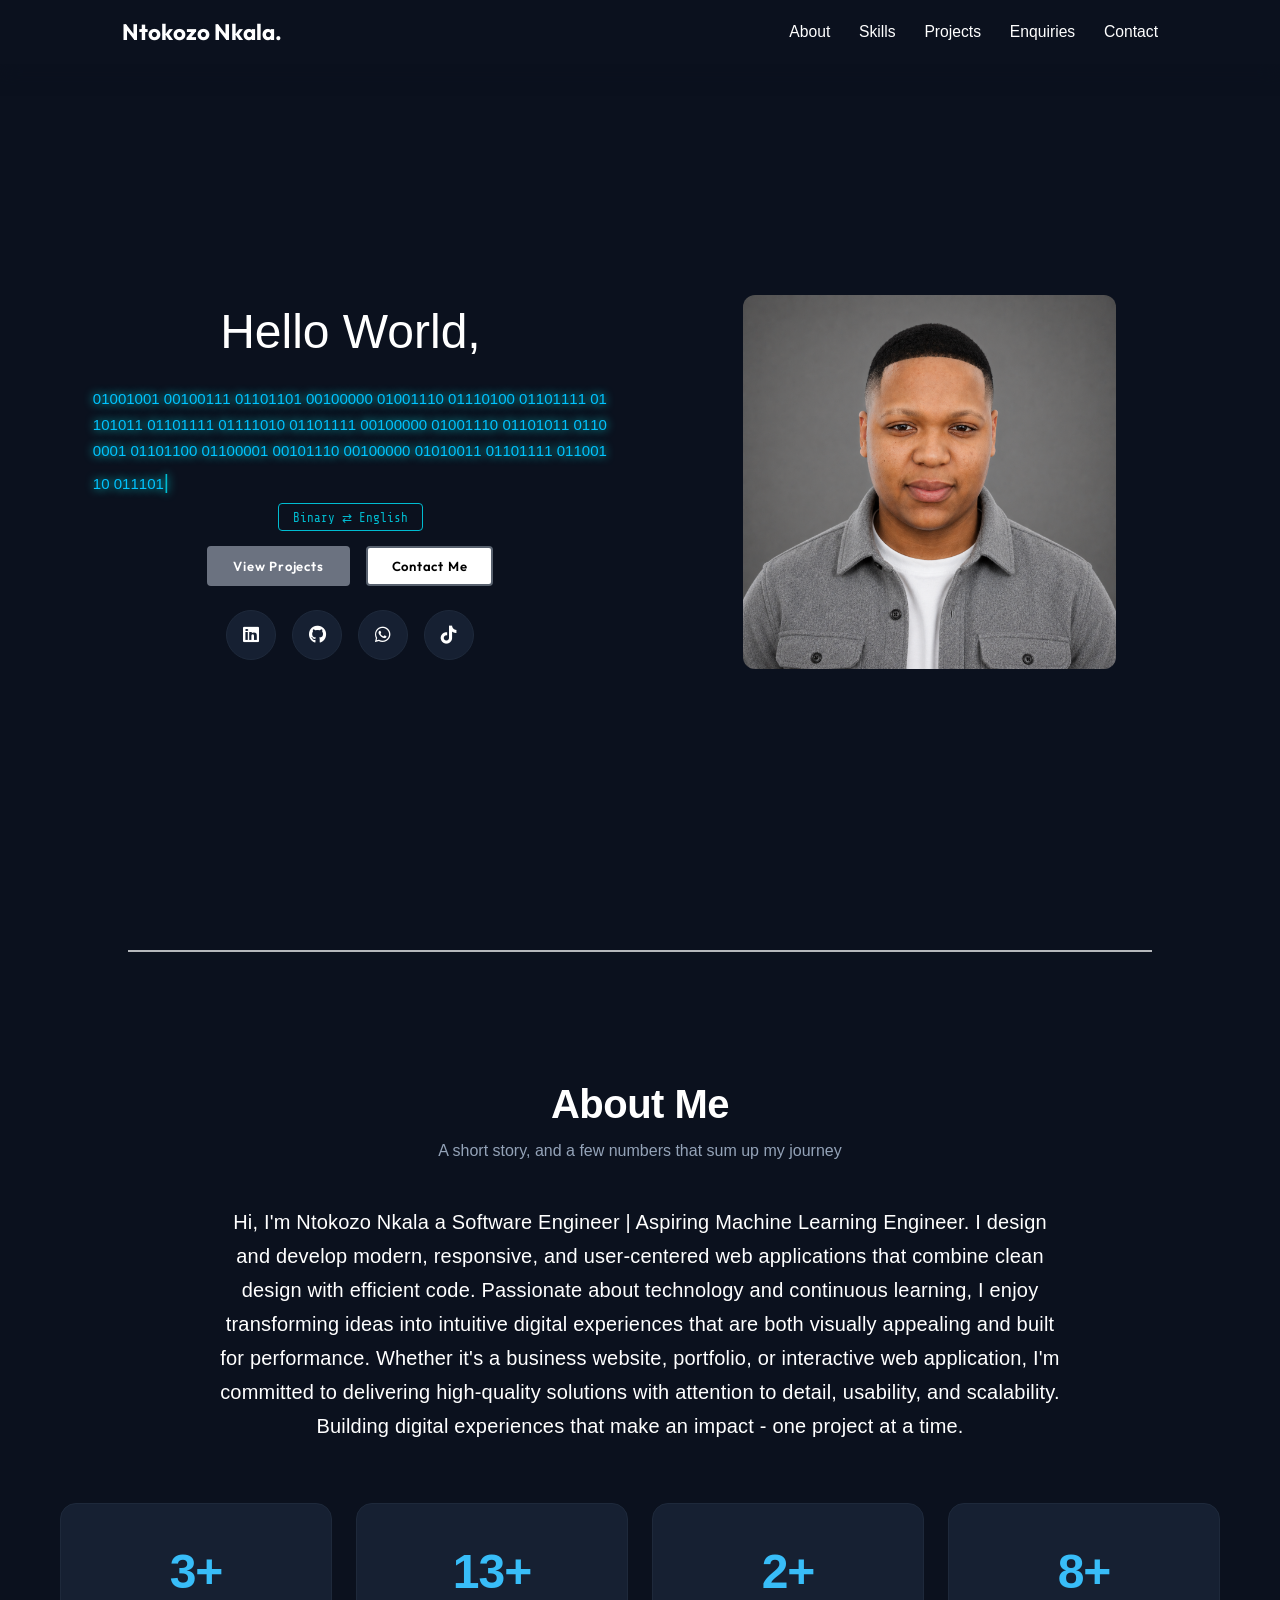
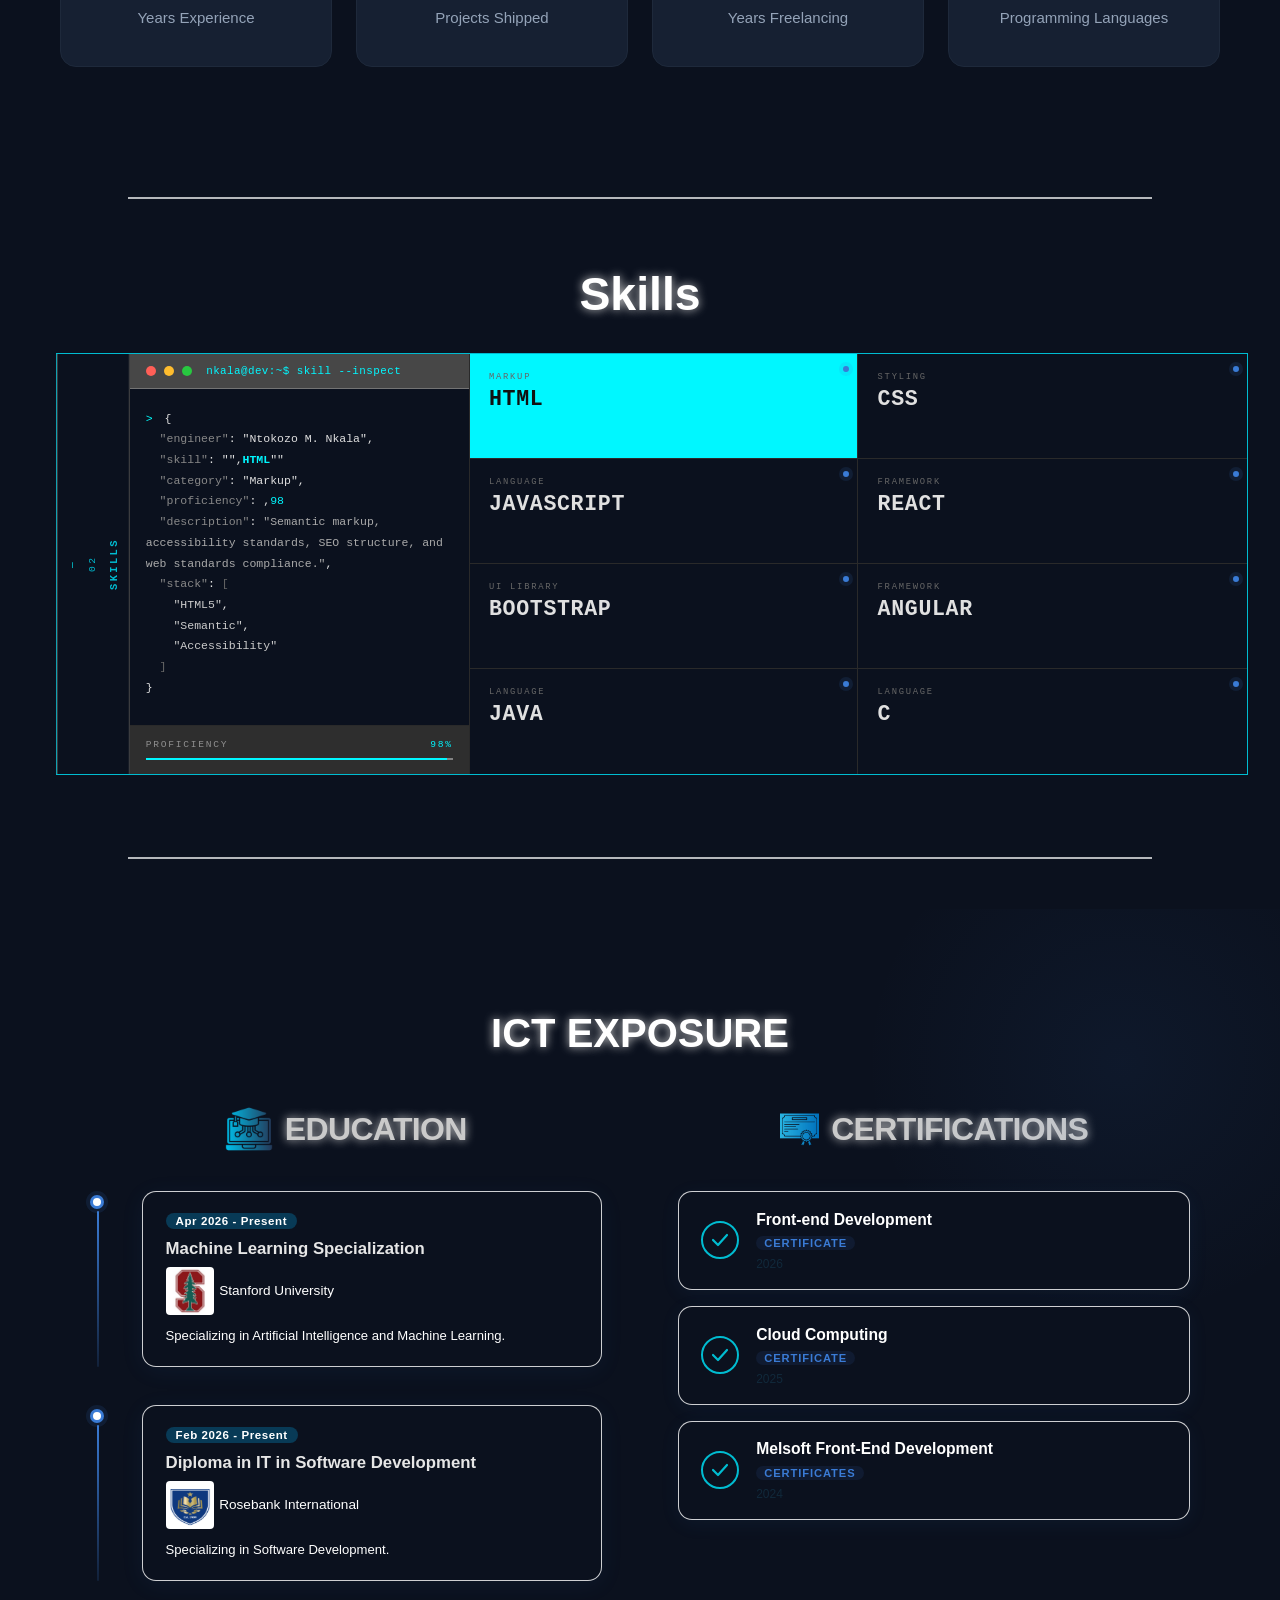
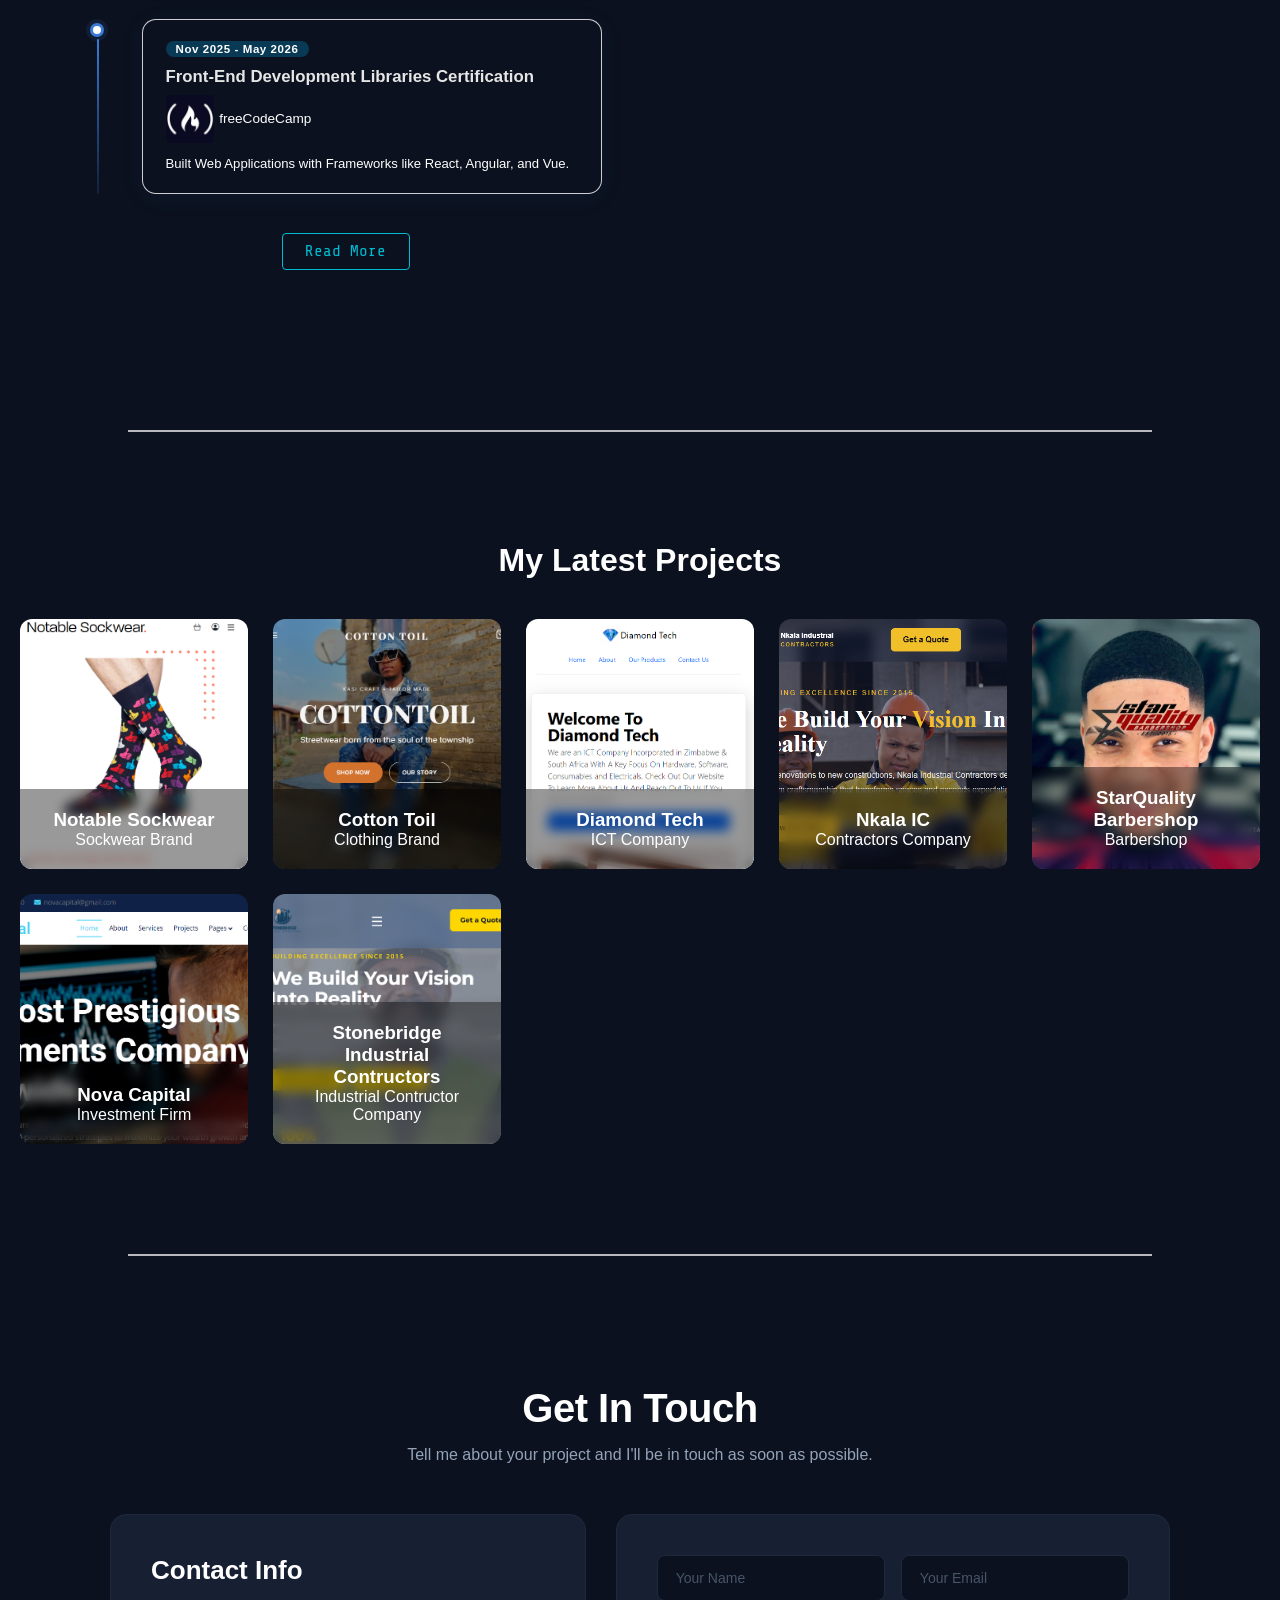
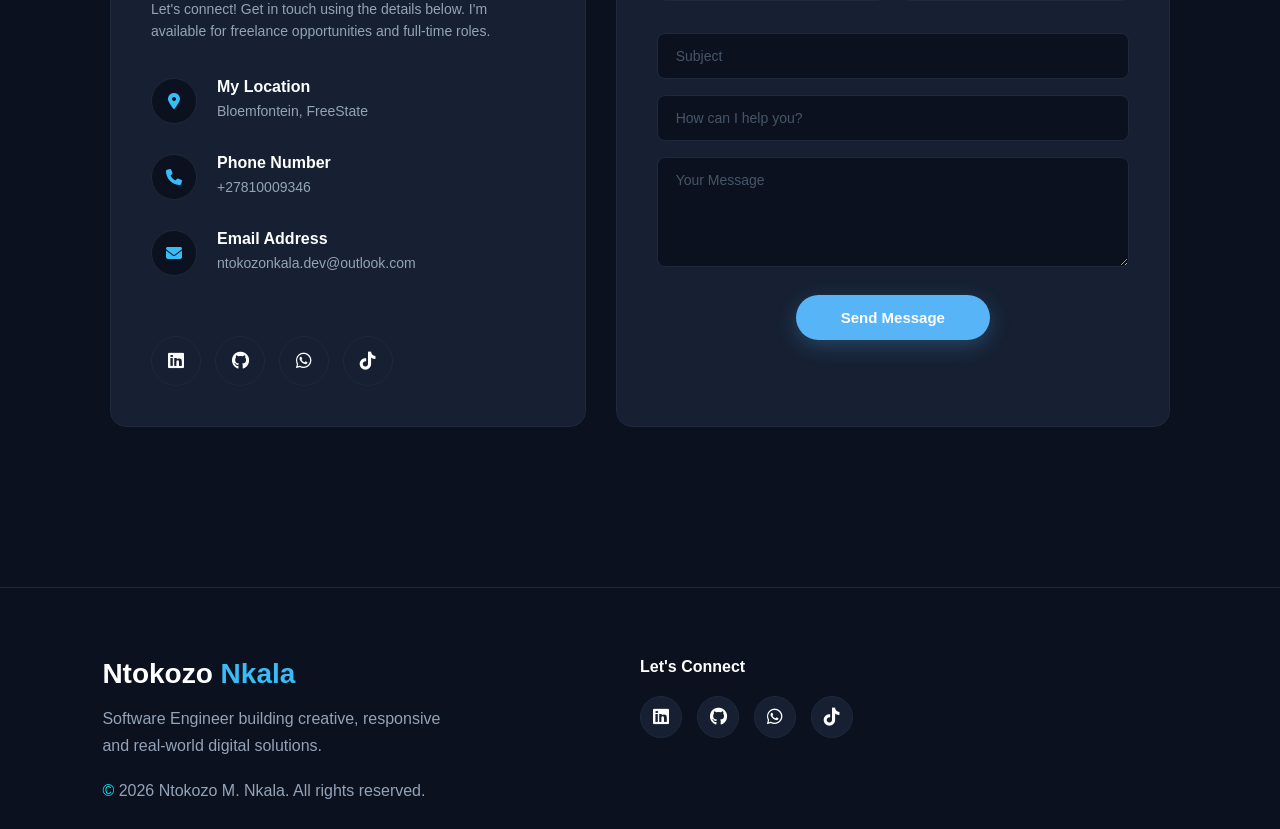
<file: index.html>
<!--
=========================================================
Portfolio Website
Author: Ntokozo M. Nkala

Copyright © 2026 Ntokozo M. Nkala
All Rights Reserved.

Unauthorized copying, modification,
distribution or commercial use of
this software or any portion of it
is strictly prohibited.
=========================================================
-->

<!DOCTYPE html>
<html lang="en">
<head>
  <meta charset="UTF-8" />
  <meta name="viewport" content="width=device-width, initial-scale=1.0">
  <meta name="author" content="Ntokozo M. Nkala">
  <meta name="copyright" content="Copyright © 2026 Ntokozo M. Nkala. All Rights Reserved.">
  <meta name="description" content="Portfolio of Ntokozo M. Nkala, a Software Engineer and Front-End Developer.">
  <link rel="icon" type="image/png" href="pictures/logos/Copilot_20260501_060449.png" />
  <title>Ntokozo Nkala | Software Engineer</title>
  <link rel="stylesheet" href="stylesheet.css" />
  <link rel="preconnect" href="https://fonts.googleapis.com" />
  <link rel="preconnect" href="https://fonts.gstatic.com" crossorigin />
  <link rel="preconnect" href="https://fontawesome.com/icons/font?f=classic&amp;s=light" />
  <link rel="stylesheet" href="https://cdnjs.cloudflare.com/ajax/libs/font-awesome/6.4.0/css/all.min.css">
  <link href="https://fonts.googleapis.com/css2?family=Share+Tech+Mono&amp;family=Outfit:wght@400;500;600;700&amp;display=swap" rel="stylesheet" />
  <meta name="google-site-verification" content="EbvG3SrpWPlAxGZegP3QocnULfI7ptKSBmIp9atRJFk" />
</head>

<body>
  <header class="glass-nav" id="navbar">
    <div class="nav-inner">
      <a class="nav-brand">Ntokozo Nkala.</a>

      <button class="hamburger" id="hamburger" aria-label="Toggle menu">
        <span></span><span></span><span></span>
      </button>

      <nav class="nav-links" id="navLinks">
        <a href="#about">About</a>
        <a href="#skills">Skills</a>
        <a href="#projects">Projects</a>
        <a href="#inquiries">Enquiries</a>
        <a href="#contact">Contact</a>
      </nav>
    </div>
  </header>

  <section class="hero" id="about">
    <div class="hero-content">
      <div class="hero-text">
        <h1 class="hello">Hello World,</h1>
        <div class="binary-area">
          <span id="codeOutput"></span><span class="cursor" id="cursor">|</span>
        </div>

        <button class="toggle-btn" id="toggleBtn">Binary ⇄ English</button>

        <div class="hero-cta">
          <a href="#projects" class="btn btn-primary">View Projects</a>
          <a href="#contact" class="btn btn-outline">Contact Me</a>
        </div>

        <div class="social-links-row">
          <a href="https://www.linkedin.com/in/ntokozo-m-nkala-448bb6302/" target="_blank" class="social-icon-btn" aria-label="LinkedIn">
            <i class="fa-brands fa-linkedin"></i>
          </a>
          <a href="https://github.com/Ntokozo-Nkala" target="_blank" class="social-icon-btn" aria-label="GitHub">
            <i class="fa-brands fa-github"></i>
          </a>
          
          <a href="https://wa.me/27810009346?text=Hi%20Ntokozo,%20I'd%20like%20to%20discuss%20a%20project!" target="_blank" class="social-icon-btn" aria-label="WhatsApp">
                <i class="fa-brands fa-whatsapp"></i>
                </a>

          <a href="#" target="_blank" class="social-icon-btn" aria-label="TikTok">
            <i class="fa-brands fa-tiktok"></i>
          </a>

          
        </div>
      </div>

      <div class="hero-photo">
        <img src="pictures/grey-shacket.png" alt="Ntokozo Nkala" />
      </div>
    </div>
  </section>

  <div class="section-divider"></div>

  <section class="about-section">
    <div class="about-container">
      <div class="about-section-header">
        <h2>About Me</h2>
        <p>A short story, and a few numbers that sum up my journey</p>
      </div>

      <div class="about-bio">
        <p>Hi, I'm Ntokozo Nkala a Software Engineer | Aspiring Machine Learning Engineer. I design and develop modern, responsive, and user-centered web applications that combine clean design with efficient code. Passionate about technology and continuous learning, I enjoy transforming ideas into intuitive digital experiences that are both visually appealing and built for performance. Whether it's a business website, portfolio, or interactive web application, I'm committed to delivering high-quality solutions with attention to detail, usability, and scalability.
           Building digital experiences that make an impact - one project at a time.</p>
      </div>

      <div class="about-stats-grid">
        <div class="about-stat-card">
          <h3>3+</h3>
          <p>Years Experience</p>
        </div>
        <div class="about-stat-card">
          <h3>13+</h3>
          <p>Projects Shipped</p>
        </div>
        <div class="about-stat-card">
          <h3>2+</h3>
          <p>Years Freelancing</p>
        </div>
        <div class="about-stat-card">
          <h3>8+</h3>
          <p>Programming Languages</p>
        </div>
      </div>
    </div>
  </section>

  <div class="section-divider"></div><br>

      <!-- ── PROGRAMMING LANGUAGES ───────────────────────────────── -->
    <h2 class="skills-heading">Skills</h2>
    <section class="skills-section" id="skills">
  <div class="sk-shell">
 
    <div class="sk-vlabel">
      <span class="vl-dash">—</span>
      <span>02</span>
      <span class="vl-title">SKILLS</span>
    </div>
 
    <div class="sk-body">
 
      <div class="sk-inspector">
        <div class="sk-insp-header">
          <div class="win-dot r"></div>
          <div class="win-dot y"></div>
          <div class="win-dot g"></div>
          <span class="sk-prompt">nkala@dev:~$ skill --inspect</span>
        </div>
        <div class="sk-json" id="skJson"></div>
        <div class="sk-prof">
          <div class="sk-prof-label">
            <span>PROFICIENCY</span>
            <span class="pval" id="skProfVal">98%</span>
          </div>
          <div class="sk-prof-track">
            <div class="sk-prof-fill" id="skProfFill" style="width:98%"></div>
          </div>
        </div>
      </div>
      <div class="sk-grid" id="skGrid"></div>
 
    </div>
  </div>
</section>

  <div class="section-divider"></div>

  <!-- ── EDUCATION & CERTIFICATIONS ───────────────────────── -->
  <section class="edu-section" id="education">
    <h2 class="section-title">ICT EXPOSURE</h2>
    <div class="edu-wrap">
      <div class="edu-col">
        <div class="section-heading">
          <img class="e-learning-icon" src="pictures/logos/e-learning_14602461.png" alt="E-Learning">
          <h2>EDUCATION</h2>
        </div>

        <div class="timeline">
          <article class="timeline-card">
            <div class="card-dot"></div>
            <div class="card-line"></div>
            <div class="card-body">
              <div class="card-tag">Apr 2026 - Present</div>
              <h3 class="card-title">Machine Learning Specialization</h3>
              <div class="card-institution">
                <img class="education-logo" src="pictures/logos/stanford_university_logo.jpg" alt="">Stanford University
              </div>
              <p class="card-desc">Specializing in Artificial Intelligence and Machine Learning.</p>
            </div>
          </article>

          <article class="timeline-card">
            <div class="card-dot"></div>
            <div class="card-line"></div>
            <div class="card-body">
              <div class="card-tag">Feb 2026 - Present</div>
              <h3 class="card-title">Diploma in IT in Software Development</h3>
              <div class="card-institution">
                <img class="education-logo" src="pictures/logos/RI-LOGO.png" alt="">Rosebank International
              </div>
              <p class="card-desc">Specializing in Software Development.</p>
            </div>
          </article>

          <article class="timeline-card">
            <div class="card-dot"></div>
            <div class="card-line"></div>
            <div class="card-body">
              <div class="card-tag">Nov 2025 - May 2026</div>
              <h3 class="card-title">Front-End Development Libraries Certification</h3>
              <div class="card-institution">
                <img class="education-logo" src="pictures/logos/free_code_camp_logo.jpg" alt="">freeCodeCamp
              </div>
              <p class="card-desc">Built Web Applications with Frameworks like React, Angular, and Vue.</p>
            </div>
          </article>

          <div class="extra-edu hidden">
            <article class="timeline-card">
              <div class="card-dot"></div>
              <div class="card-line"></div>
              <div class="card-body">
                <div class="card-tag">Jul 2025 - Feb 2026</div>
                <h3 class="card-title">HarvardX CS50 Introduction to Computer Science</h3>
                <div class="card-institution">
                  <img class="education-logo" src="pictures/logos/Harvard-University.jpg" alt="">Harvard University
                </div>
                <p class="card-desc">An Introduction to the Intellectual Enterprises of Computer Science and the art of Programming.</p>
              </div>
            </article>

            <article class="timeline-card">
              <div class="card-dot"></div>
              <div class="card-line"></div>
              <div class="card-body">
                <div class="card-tag">Jul 2025 - Jul 2025</div>
                <h3 class="card-title">Cloud Computing</h3>
                <div class="card-institution">
                  <img class="education-logo" src="pictures/logos/Huawei-Ict-Academy.jpg" alt="">Huawei ICT Academy
                </div>
                <p class="card-desc">Development and Basic Concepts of Cloud Computing.</p>
              </div>
            </article>

            <article class="timeline-card">
              <div class="card-dot"></div>
              <div class="card-line"></div>
              <div class="card-body">
                <div class="card-tag">Mar 2025 - Apr 2025</div>
                <h3 class="card-title">UI/UX Design</h3>
                <div class="card-institution">
                  <img class="education-logo" src="pictures/logos/melsoftza_logo.jpg" alt="">Melsoft Academy
                </div>
                <p class="card-desc">User Interface Design • User Experience Design • Mobile Interface Design.</p>
              </div>
            </article>

            <article class="timeline-card">
              <div class="card-dot"></div>
              <div class="card-line"></div>
              <div class="card-body">
                <div class="card-tag">Feb 2024 - Jul 2024</div>
                <h3 class="card-title">Front-End Development</h3>
                <div class="card-institution">
                  <img class="education-logo" src="pictures/logos/melsoftza_logo.jpg" alt="">Melsoft Academy
                </div>
                <p class="card-desc">Building Web Pages with Front-End Languages.</p>
              </div>
            </article>
          </div>
          <button class="edu-toggle-btn" id="eduToggle">Read More</button>
        </div>
      </div>

      <!-- ── CERTIFICATIONS ───────────────────────────── -->
      <div class="edu-col">
        <div class="section-heading">
          <img class="certificate-icon" src="pictures/logos/certificate_4450549.png" alt="Certificates">
          <h2>CERTIFICATIONS</h2>
        </div>

        <div class="cert-list">
          <article class="cert-card">
            <div class="cert-badge">
              <svg viewBox="0 0 40 40" fill="none" xmlns="http://www.w3.org/2000/svg">
                <circle cx="20" cy="20" r="18" stroke="#00bcd1" stroke-width="2"/>
                <path d="M13 20l5 5 9-10" stroke="#00bcd1" stroke-width="2.2" stroke-linecap="round" stroke-linejoin="round"/>
              </svg>
            </div>
            <div class="cert-info">
              <h3 class="cert-title">Front-end Development</h3>
              <span class="cert-level">Certificate</span>
              <div class="cert-year">2026</div>
            </div>
            <div class="cert-stripe"></div>
          </article>

          <article class="cert-card">
            <div class="cert-badge">
              <svg viewBox="0 0 40 40" fill="none" xmlns="http://www.w3.org/2000/svg">
                <circle cx="20" cy="20" r="18" stroke="#00bcd1" stroke-width="2"/>
                <path d="M13 20l5 5 9-10" stroke="#00bcd1" stroke-width="2.2" stroke-linecap="round" stroke-linejoin="round"/>
              </svg>
            </div>
            <div class="cert-info">
              <h3 class="cert-title">Cloud Computing</h3>
              <span class="cert-level">Certificate</span>
              <div class="cert-year">2025</div>
            </div>
            <div class="cert-stripe"></div>
          </article>

          <article class="cert-card">
            <div class="cert-badge">
              <svg viewBox="0 0 40 40" fill="none" xmlns="http://www.w3.org/2000/svg">
                <circle cx="20" cy="20" r="18" stroke="#00bcd1" stroke-width="2"/>
                <path d="M13 20l5 5 9-10" stroke="#00bcd1" stroke-width="2.2" stroke-linecap="round" stroke-linejoin="round"/>
              </svg>
            </div>
            <div class="cert-info">
              <h3 class="cert-title">Melsoft Front-End Development</h3>
              <span class="cert-level">Certificates</span>
              <div class="cert-year">2024</div>
            </div>
            <div class="cert-stripe"></div>
          </article>
        </div>
      </div>
    </div>
  </section>

  <div class="section-divider"></div>

  <!-- ── PROJECTS ───────────────────────────── -->
  <section class="projects-section" id="projects">
    <h2 class="projects-title">My Latest Projects</h2>
    <div class="projects-grid">
      <a href="https://nn-notable-sockwear.netlify.app/" target="_blank" class="project-card">
        <img src="pictures/project-images/notable sockwear.png" alt="Notable Sockwear" />
        <div class="project-content">
          <h3>Notable Sockwear</h3>
          <p>Sockwear Brand</p>
        </div>
      </a>

      <a href="https://cotton-toil-website.netlify.app/" target="_blank" class="project-card">
        <img src="pictures/project-images/Cottontoil.png" alt="Cotton Toil" />
        <div class="project-content">
          <h3>Cotton Toil</h3>
          <p>Clothing Brand</p>
        </div>
      </a>

      <a href="https://nn-diamond-tech.netlify.app/" target="_blank" class="project-card">
        <img src="pictures/project-images/Diamond tech.png" alt="Diamond Tech" />
        <div class="project-content">
          <h3>Diamond Tech</h3>
          <p>ICT Company</p>
        </div>
      </a>

      <a href="https://nkala-industrial-contractors.netlify.app/" target="_blank" class="project-card">
        <img src="pictures/project-images/NIC-PROJECT-IMAGE.png" alt="Nkala IC" />
        <div class="project-content">
          <h3>Nkala IC</h3>
          <p>Contractors Company</p>
        </div>
      </a>
      

      <a href="https://starquality-barbershop-website.netlify.app/" target="_blank" class="project-card">
        <img src="pictures/project-images/starquality.png" alt="StarQuality Barbershop" />
        <div class="project-content">
          <h3>StarQuality Barbershop</h3>
          <p>Barbershop</p>
        </div>
      </a>

      <a href="https://nova-capital-investment.netlify.app/" target="_blank" class="project-card">
        <img src="pictures/project-images/nova-capital.png" alt="Nova Capital" />
        <div class="project-content">
          <h3>Nova Capital</h3>
          <p>Investment Firm</p>
        </div>
      </a>

      <a href="https://stonebridge-industrial-contractors.vercel.app/" target="_blank" class="project-card">
        <img src="pictures/project-images/Screenshot 2026-11-06 200623.png" alt="Stonebridge Industrial Contructors" />
        <div class="project-content">
          <h3>Stonebridge Industrial Contructors</h3>
          <p>Industrial Contructor Company</p>
        </div>
      </a>
    </div>
  </section>

  <div class="section-divider"></div>

  <!-- ── ENQUIRIES & CONTACT ───────────────────────────── -->
  <section class="contact-section" id="contact">
    <div class="contact-container" id="inquiries">
      <div class="contact-section-header">
        <h2>Get In Touch</h2>
        <p>Tell me about your project and I'll be in touch as soon as possible.</p>
      </div>

      <div class="contact-layout-split">
        <div class="contact-info-card">
          <div class="contact-info-header">
            <h3>Contact Info</h3>
            <p>Let's connect! Get in touch using the details below. I'm available for freelance opportunities and full-time roles.</p>
          </div>

          <div class="contact-info-list">
            <div class="contact-info-item">
              <div class="contact-icon-circle">
                <i class="fa-solid fa-location-dot"></i>
              </div>
              <div class="contact-info-text">
                <h4>My Location</h4>
                <p>Bloemfontein, FreeState</p>
              </div>
            </div>

            <div class="contact-info-item">
              <div class="contact-icon-circle">
                <i class="fa-solid fa-phone"></i>
              </div>
              <div class="contact-info-text">
                <h4>Phone Number</h4>
                <p>+27810009346</p>
              </div>
            </div>

            <div class="contact-info-item">
              <div class="contact-icon-circle">
                <i class="fa-solid fa-envelope"></i>
              </div>
              <div class="contact-info-text">
                <h4>Email Address</h4>
                <p>ntokozonkala.dev@outlook.com</p>
              </div>
            </div>
          </div>

          <div class="contact-social-links-row">
            <a href="https://www.linkedin.com/in/ntokozo-m-nkala-448bb6302/" target="_blank" class="social-icon-btn" aria-label="LinkedIn">
              <i class="fa-brands fa-linkedin"></i>
            </a>
            <a href="https://github.com/Ntokozo-Nkala" target="_blank" class="social-icon-btn" aria-label="GitHub">
              <i class="fa-brands fa-github"></i>
            </a>
               
            <a href="https://wa.me/27810009346?text=Hi%20Ntokozo,%20I'd%20like%20to%20discuss%20a%20project!" target="_blank" class="social-icon-btn" aria-label="WhatsApp">
                   <i class="fa-brands fa-whatsapp"></i>
                   </a> 

            <a href="#" target="_blank" class="social-icon-btn" aria-label="TikTok">
              <i class="fa-brands fa-tiktok"></i>
            </a>
          </div>
        </div>

        <div class="contact-form-card">
          <form action="https://formspree.io/f/mojovzje" method="POST" id="contactForm" novalidate>
            <div class="contact-form-row">
              <div class="contact-form-group">
                <input type="text" id="name" name="name" placeholder="Your Name" required>
              </div>
              <div class="contact-form-group">
                <input type="email" id="email" name="_replyto" placeholder="Your Email" required>
              </div>
            </div>

            <div class="contact-form-group">
              <input type="text" id="subject" name="subject" placeholder="Subject" required>
            </div>

            <div class="contact-form-group">
              <select id="service" name="service" required>
                <option value="" disabled selected>How can I help you?</option>
                <option value="new-web-application">Build a new web application</option>
                <option value="redesign-optimize">Re-design or optimize an existing website</option>
                <option value="networking-developers">General Networking / Other Developers</option>
              </select>
            </div>

            <div class="contact-form-group">
              <textarea id="message" name="message" rows="5" placeholder="Your Message" required></textarea>
            </div>
            <div class="contact-form-submit">
              <button type="submit" class="contact-btn-submit">Send Message</button>
            </div>
          </form>
        </div>
      </div>
    </div>
  </section>

  <footer class="footer">
    <div class="footer-container">
      <div class="footer-brand">
        <h2>
          Ntokozo <span>Nkala</span>
        </h2>
        <p>
          Software Engineer building creative, responsive and real-world digital solutions.
        </p>
      </div>

      <div class="footer-socials">
        <h3>Let's Connect</h3>
        <div class="footer-icons">
          <a href="https://www.linkedin.com/in/ntokozo-m-nkala-448bb6302/" class="social-icon-btn" aria-label="LinkedIn">
            <i class="fa-brands fa-linkedin"></i>
          </a>
          <a href="https://github.com/Ntokozo-Nkala" class="social-icon-btn" aria-label="GitHub">
            <i class="fa-brands fa-github"></i>
          </a>

        <a href="https://wa.me/27810009346?text=Hi%20Ntokozo,%20I'd%20like%20to%20discuss%20a%20project!" target="_blank" class="social-icon-btn" aria-label="WhatsApp">
              <i class="fa-brands fa-whatsapp"></i>
            </a>

          <a href="https://x.com" class="social-icon-btn" aria-label="TikTok">
            <i class="fa-brands fa-tiktok"></i>
          </a>
        </div>
      </div>
    </div>
    <br>
    <p>
    <a href="copyright.html" class="copyright-link">
        <span class="copyright-icon">©</span>
    </a>
    2026 Ntokozo M. Nkala. All rights reserved.
</p>
  </footer>
  <script type="application/ld+json">
{
  "@context": "https://schema.org",
  "@type": "Person",
  "name": "Ntokozo M. Nkala",
  "jobTitle": "Software Engineer",
  "url": "https://ntokozo-nkala-ict-portfolio.vercel.app/",
  "sameAs": [
    "https://www.linkedin.com/in/ntokozo-m-nkala-448bb6302/",
    "https://github.com/Ntokozo-Nkala"
  ]
}
</script>
  <script src="script.js"></script>
</body>
</html>
</file>
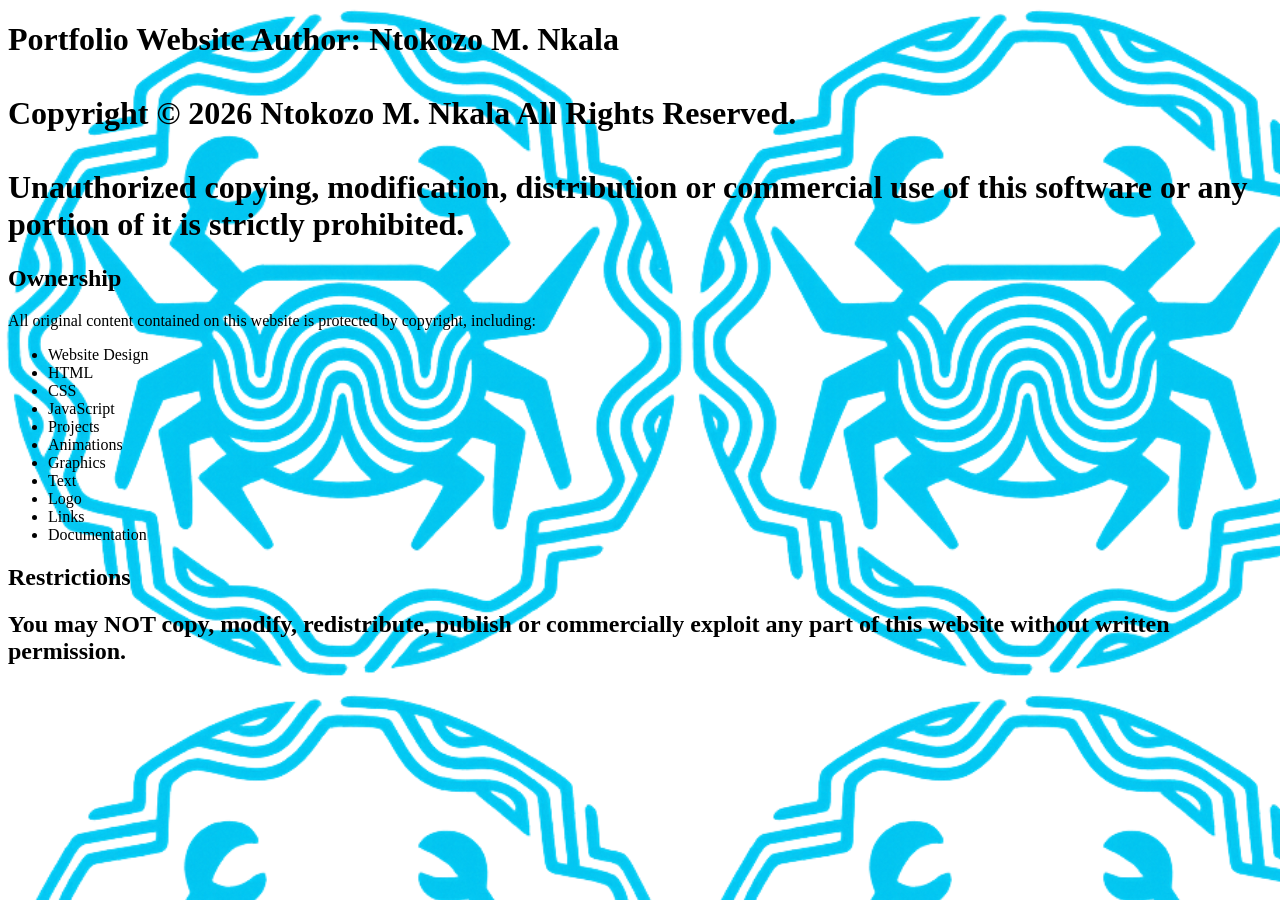
<file: copyright.html>
<!DOCTYPE html>
<html lang="en">
<head>
    <meta charset="UTF-8">
  <meta name="author" content="Ntokozo M. Nkala">
  <meta name="copyright" content="Copyright © 2026 Ntokozo M. Nkala. All Rights Reserved.">
  <meta name="description" content="Portfolio of Ntokozo M. Nkala, a Software Engineering student and Front-End Developer specializing in web development.">
  <link rel="icon" type="image/png" href="pictures/logos/Copilot_20260501_060449.png" />
    <meta name="viewport" content="width=device-width, initial-scale=1.0">
    <title>Copyright Notice</title>
</head>
<body style="background-image: url('pictures/logos/Copilot_20260501_060449.png'); background-size: contain;">
   <h1>Portfolio Website
Author: Ntokozo M. Nkala<br>
<br>
Copyright © 2026 Ntokozo M. Nkala
All Rights Reserved.
<br>
<br>
Unauthorized copying, modification, distribution or commercial use of this software or any portion of it
is strictly prohibited.</h1> 

<h2>Ownership</h2>

<p>
All original content contained on this website is protected by copyright,
including:
</p>

<ul>

<li>Website Design</li>

<li>HTML</li>

<li>CSS</li>

<li>JavaScript</li>

<li>Projects</li>

<li>Animations</li>

<li>Graphics</li>

<li>Text</li>

<li>Logo</li>

<li>Links</li>

<li>Documentation</li>

</ul>

<h2>Restrictions</h2>

<h2 style="font-weight: bolder;">
You may NOT copy, modify, redistribute, publish or commercially exploit
any part of this website without written permission.
</h2>
</body>
</html>
</file>
<file: stylesheet.css>
*, *::before, *::after { box-sizing: border-box; margin: 0; padding: 0; }

html { scroll-behavior: smooth; }

body {
  font-family: 'Classic', sans-serif;
  background:#0b111e;
  color: #ffffff;
  min-height: 100vh;
  overflow-x: hidden;
}
.section-divider {
  width: 80%;
  margin: 50px auto;
  border-bottom: 2px solid #ffffff;
  opacity: 0.7;
}

.glass-nav {
  position: fixed;
  top: 0; left: 0; right: 0;
  z-index: 100;
  height: 64px;
  background: #0b111e;
  backdrop-filter: blur(16px) saturate(150%);
  -webkit-backdrop-filter: blur(16px) saturate(150%);
  box-shadow: 0 2px 20px #0b111e;
  transition: background 0.3s ease, box-shadow 0.3s ease;
}

.glass-nav.scrolled {
  background:  #e2e2e238;
  box-shadow: 0 4px 28px #ffffff38;
}

.nav-inner {
  max-width: 1100px;
  margin: 0 auto;
  height: 100%;
  padding: 0 clamp(1rem, 4vw, 2rem);
  display: flex;
  align-items: center;
  justify-content: space-between;
}

.nav-brand {
  font-family: 'Outfit', sans-serif;
  font-weight: 700;
  font-size: 1.4rem;
  color: #ffffff;
  text-decoration: none;
}

.nav-links {
  display: flex;
  gap: 1.8rem;
}

.nav-links a {
  font-size: 0.98rem;
  font-weight: 500;
  color: #ffffff;
  text-decoration: none;
  transition: color 0.2s;
}

.nav-links a:hover { color: #00bcd1; }

.hamburger {
  display: none;
  flex-direction: column;
  gap: 5px;
  background: none;
  border: none;
  cursor: pointer;
  padding: 4px;
}
.hamburger span {
  display: block;
  width: 24px; height: 2px;
  background: #ffffff;
  border-radius: 2px;
  transition: transform 0.3s, opacity 0.3s;
}
.hamburger.open span:nth-child(1) { transform: translateY(7px) rotate(45deg); }
.hamburger.open span:nth-child(2) { opacity: 0; }
.hamburger.open span:nth-child(3) { transform: translateY(-7px) rotate(-45deg); }


.hero {
  min-height: 100vh;
  padding: 64px clamp(1rem, 5vw, 2rem) 2rem;
  display: flex;
  align-items: center;
}

.hero-content {
  max-width: 1100px;
  margin: 0 auto;
  width: 90%;
  display: grid;
  grid-template-columns: 1fr 1fr;
  gap: clamp(2rem, 5vw, 4rem);
  align-items: center;
  justify-content: center;

}

.hero-text {
  display: flex;
  align-items: center;
  justify-content: center;
  flex-direction: column;
}

.hello {
  margin-top: 2rem;
  margin-bottom: 1rem;
  font-size: clamp(3rem, 2vw, 1.3rem);
  font-weight: 400;
  color: #ffffff;
}

.binary-area {
  color:  #00c3ff;
  font-family: var(--font-mono);
  font-weight: 400;
  font-size: clamp(0.94rem, 1.2vw, 0.78rem);
  line-height: 1.75;
  margin-top: 0.7rem;
  word-break: break-all;
  white-space: normal;
  text-shadow: 0 0 10px #00f7ff;
  display: block;
  min-height: 7em;
  transition: font-size 0.3s ease;
}

.binary-area.english-mode {
  font-family: var(--font-sans);
  font-size: clamp(1.20rem, 2.8vw, 1.7rem);
  font-weight: 500;
  margin-top: -1.8rem;
  line-height: 1.45;
  word-break: break-word;
  white-space: pre-wrap;
  text-shadow: none;
  color: #00bcd1;
  text-shadow: 0 0 10px #00f7ff;

}

.cursor {
 font-family: var(--font-mono);
  font-size: clamp(1.25rem, 1.2vw, 0.78rem);
  color: #00bcd1;
  text-shadow: 0 0 10px #00f7ff;
  opacity: 0;
}

.binary-area.english-mode .cursor {
  font-family: var(--font-sans);
  font-size: clamp(1.25rem, 2.8vw, 1.7rem);
  text-shadow: none;
}

.binary-area.typing .cursor {
  opacity: 3;
  animation: blink 0.75s step-end infinite;
}

@keyframes blink {
  0%, 100% { opacity: 1; }
  50%       { opacity: 0; }
}

.toggle-btn {
  display: inline-block;
  width: fit-content;
  background: none;
  border: 1.5px solid #00bcd1;
  border-radius: 4px;
  margin-bottom: 0.5rem;
  margin-top: 0.2rem;
  padding: 0.35rem 0.9rem;
  font-family: 'Share Tech Mono', monospace;
  font-size: 0.78rem;
  color: #00bcd1;
  cursor: pointer;
  transition: background 0.2s, color 0.2s;
}
.toggle-btn:hover {
  background: #00bcd1;
  color: #fff;
}

.hero-cta {
  display: flex;
  gap: 1rem;
  flex-wrap: wrap;
  margin-top: 0.4rem;
}

.btn {
  padding: 0.65rem 1.5rem;
  border-radius: 4px;
  font-family: 'Outfit', sans-serif;
  font-size: 0.82rem;
  font-weight: 600;
  letter-spacing: 0.06em;
  text-decoration: none;
  cursor: pointer;
  transition: background 0.2s, color 0.2s, transform 0.2s;
}

.btn-primary {
  background: #6b7280;
  color: #fff;
  border: 2px solid #6b7280;
}
.btn-primary:hover {
  background: #58616e;
  border-color: #4b5563;
  transform: translateY(-1px);
}

.btn-outline {
  background: #fff;
  color: #000000;
  border: 2px solid #58616e;
}
.btn-outline:hover {
  background: #1a1a2e;
  color: #fff;
  transform: translateY(-1px);
}

.hero-photo {
  display: flex;
  justify-content: center;
  padding: 50px;
}

.hero-photo img {
  width: 90%;
  max-width: 380px;
  margin-bottom: -2rem;
  height: auto;
  border-radius: 12px;
  object-fit: cover;
  object-position: center top;
  display: block;
 
}

@media (max-width: 820px) {
  .hero-content {
    grid-template-columns: 1fr;
    text-align: center;
    gap: 1.5rem;
  }
  .hero-photo { 
    order: -1; 
  }
  .hero-photo img { 
    max-width: 260px; 
  }
  .binary-area { 
    text-align: left; 
  }
  .hero-cta { justify-content: center; }
  .toggle-btn { margin: 0 auto; }
}

@media (max-width: 600px) {
  .hamburger { display: flex; 
  }

  .nav-links {
    position: fixed;
    top: 0; right: -100%;
    width: 70vw;
    max-width: 260px;
    height: 100vh;
    background: rgba(220,234,244,0.97);
    backdrop-filter: blur(16px);
    -webkit-backdrop-filter: blur(16px);
    flex-direction: column;
    justify-content: center;
    padding: 5rem 2rem 2rem;
    gap: 0;
    border-left: 1px solid rgba(255,255,255,0.5);
    transition: right 0.3s ease;
    z-index: 99;
  }
  .nav-links.open { right: 0; }
  .nav-links a {
    font-size: 1.1rem;
    padding: 0.9rem 0;
    border-bottom: 1px solid rgba(0,0,0,0.07);
  }

  .hero-cta { 
    flex-direction: row; 
    justify-content: center; 
    gap: 0.75rem;
  }
  .btn { 
    max-width: 145px; 
    padding: 0.65rem 0.5rem; 
    font-size: 0.8rem;
    text-align: center;
}
}
.hero-actions-wrapper {
  display: flex;
  flex-direction: column;
  align-items: flex-start; 
  gap: 25px; 
}
.social-links-row {
  display: flex;
  justify-content: flex-start;
  align-items: center;
  gap: 16px; 
  background-color: #0b111e;
  margin-top: 1.5rem;
}

.social-icon-btn {
  display: flex;
  justify-content: center;
  align-items: center;
  width: 50px;
  height: 50px;
  background-color: #162032; 
  border: 1px solid #1e293b;
  border-radius: 50%; 
  color: #ffffff; 
  font-size: 18px;
  text-decoration: none;
  cursor: pointer;
  transition: background-color 0.3s ease, 
  border-color 0.3s ease, 
  color 0.3s ease, 
  box-shadow 0.3s ease,
  transform 0.3s ease;
}

.social-icon-btn:hover {
  background-color: #38bdf8; 
  border-color: #38bdf8;
  color: #ffffff;
  box-shadow: 0 10px 20px rgba(56, 189, 248, 0.4);
  animation: floatUpAndDown 2s ease-in-out infinite;
}

.social-icon-btn:active {
  animation: none; 
  transform: translateY(0) scale(0.95);
  box-shadow: 0 4px 8px rgba(56, 189, 248, 0.3);
}

@keyframes floatUpAndDown {
  0% {
    transform: translateY(0px);
  }
  50% {
    transform: translateY(-8px); 
  }
  100% {
    transform: translateY(0px);
  }
}

/* --- About Section Parent Styling --- */
.about-section {
  background-color: #0b111e; 
  color: #ffffff;
  padding: 80px 0;
  box-sizing: border-box;
}

.about-section * {
  box-sizing: border-box;
}

.about-container {
  width: 100%;
  max-width: 1200px; 
  margin: 0 auto;
  padding: 0 20px;
}

.about-section-header {
  text-align: center;
  margin-bottom: 45px;
}

.about-section-header h2 {
  font-size: 40px;
  font-weight: 700;
  margin: 0 0 15px 0;
  color: #ffffff;
  letter-spacing: -0.5px;
}

.about-section-header p {
  color: #94a3b8;
  font-size: 16px;
  margin: 0;
}

/* Bio Text Block */
.about-bio {
  max-width: 850px;
  margin: 0 auto 60px auto;
  text-align: center;
}

.about-bio p {
  color: #ffffff;
  font-size: 20px;
  font-weight: 400;
  line-height: 1.7;
  letter-spacing: 0.2px;
}

.about-stats-grid {
  display: grid;
  grid-template-columns: repeat(4, 1fr);
  gap: 24px;
}

.about-stat-card {
  background-color: #162032; 
  border: 1px solid #1e293b;
  border-radius: 16px;
  padding: 40px 20px;
  text-align: center;
  transition: transform 0.2s ease, border-color 0.2s ease;
}

.about-stat-card:hover {
  transform: translateY(-4px);
  border-color: #38bdf8;
}

.about-stat-card h3 {
  color: #38bdf8; 
  font-size: 48px;
  font-weight: 700;
  margin: 0 0 10px 0;
  letter-spacing: -1px;
}

.about-stat-card p {
  color: #94a3b8;
  font-size: 15px;
  font-weight: 400;
  margin: 0;
}

@media (max-width: 992px) {
  .about-stats-grid {
    grid-template-columns: repeat(2, 1fr); 
    gap: 20px;
  }
  
  .about-bio p {
    font-size: 18px;
  }
}

@media (max-width: 576px) {
  .about-stats-grid {
    grid-template-columns: 1fr; 
  }
  
  .about-section-header h2 {
    font-size: 32px;
  }
  
  .about-bio p {
    font-size: 16px;
  }
}


.edu-section {
  padding: clamp(4rem, 8vw, 7rem) clamp(1rem, 5vw, 2.5rem);
  background: transparent;
  position: relative;
  overflow: hidden;
}

.edu-section::before {
  content: '';
  position: absolute;
  top: -10%;
  right: -8%;
  width: min(520px, 70vw);
  height: min(520px, 70vw);
  background: radial-gradient(circle, rgba(58,123,213,0.07) 0%, transparent 70%);
  border-radius: 50%;
  pointer-events: none;
}

/* ── Toggle button ── */
.edu-toggle-btn {
  display: inline-block;
  align-self: center;
  width: 8rem;
  height: 2.3rem;
  background: none;
  border: 1.5px solid #00bcd1;
  border-radius: 4px;
  margin-bottom: 0.5rem;
  font-family: 'Share Tech Mono', monospace;
  font-size: 1rem;
  color: #00bcd1;
  cursor: pointer;
  transition: background 0.2s, color 0.2s;
}
.edu-toggle-btn:hover {
  background: #00bcd1;
  color: #fff;
}

.edu-wrap {
  max-width: 1100px;
  margin: 0 auto;
  display: grid;
  grid-template-columns: 1fr 1fr;
  gap: clamp(2.5rem, 6vw, 5rem);
  align-items: start;
}

.section-title {
  color:  #ffffff;
  font-family: var(--font-mono);
  font-weight: 800;
  font-size: clamp(2.50rem, 1.2vw, 0.78rem);
  display: flex;
  align-items: center;
  justify-content: center;
  text-shadow: 0 0 10px #cacaca;
  gap: 0.6rem;
  margin-bottom: 2.2rem;
}
.section-heading{
  display: flex;
  align-items: center;
  justify-content: center;
  gap: 0.75rem;
  margin-bottom: 1.5rem;
}
.section-heading h2 {
  font-family: var(--font-sans);
  font-size: clamp(1.5rem, 2.8vw, 2rem);
  align-items: center;
  justify-content: center;
  font-weight: 700;
  text-shadow: 0 0 10px #cacaca;
  color: #cacaca;
  margin-bottom: 1.2rem;
  margin-top: 1.2rem;
  letter-spacing: -0.02em;
}

.heading-icon {
  width: clamp(2rem, 4vw, 2.6rem);
  height: auto;
  object-fit: contain;
  flex-shrink: 0;
}

/* ══════════════════════════════════════════════════════
   EDUCATION — TIMELINE
══════════════════════════════════════════════════════ */
.timeline {
  display: flex;
  flex-direction: column;
  gap: 0;
}
.e-learning-icon {
  width: 3rem;
  height: 3rem;
  display: flex;
  align-items: center;
  justify-content: center;
  align-items: center;
}

.timeline-card {
  position: relative;
  display: grid;
  grid-template-columns: 16px 1px 1fr;
  gap: 0 1.1rem;
  padding-bottom: 2.4rem;
}

.timeline-card:last-child { padding-bottom: 1rem; }
.timeline-card:last-child .card-line { display: none; }

.card-dot {
  width: 14px;
  height: 14px;
  border-radius: 50%;
  background: #fff;
  border: 3px solid #3a7bd5;
  box-shadow: 0 0 0 4px rgba(58,123,213,0.12);
  margin-top: 4px;
  grid-column: 1;
  grid-row: 1;
  z-index: 1;
  transition: background 0.25s, box-shadow 0.25s;
}

.timeline-card:hover .card-dot {
  background: #3a7bd5;
  box-shadow: 0 0 0 6px rgba(58,123,213,0.18);
}

.card-line {
  grid-column: 1;
  grid-row: 1 / 3;
  width: 2px;
  background: linear-gradient(to bottom, #3a7bd5 0%, rgba(58,123,213,0.15) 100%);
  margin: 20px auto 0;
  border-radius: 2px;
  justify-self: center;
}

.card-body {
  grid-column: 3;
  grid-row: 1;
  background: #0b111e;
  backdrop-filter: blur(10px);
  -webkit-backdrop-filter: blur(10px);
  border: 1px solid rgba(255,255,255,0.80);
  border-radius: 14px;
  padding: 1.2rem 1.4rem;
  box-shadow: 0 4px 24px rgba(58,123,213,0.07);
  transition: transform 0.25s ease, box-shadow 0.25s ease;
}

.timeline-card:hover .card-body {
  transform: translateX(4px);
  box-shadow: 0 8px 32px rgba(0, 255, 255, 0.445);
}

.card-tag {
  display: inline-block;
  font-family: var(--font-mono);
  font-size: 0.72rem;
  font-weight: 600;
  color: #ffffff;
  background: rgba(0, 183, 255, 0.247);
  border-radius: 50px;
  padding: 2px 10px;
  margin-bottom: 0.55rem;
  letter-spacing: 0.05em;
}

.education-logo {
  width: 3rem;
  height: 3rem;
  border-radius: 4px;
}

.card-title {
  font-family: var(--font-sans);
  font-size: clamp(0.92rem, 1.5vw, 1.05rem);
  font-weight: 700;
  color: #e6e6e6;
  margin-bottom: 0.45rem;
  line-height: 1.3;
}

.card-institution {
  display: flex;
  align-items: center;
  gap: 0.35rem;
  font-size: 0.85rem;
  font-weight: 500;
  color: #ffffff;
  margin-bottom: 0.65rem;
}

.hidden {
  display: none;
}

.card-desc {
  font-size: 0.82rem;
  color: #ffffff;
  line-height: 1.6;
}

/* ══════════════════════════════════════════════════════
   CERTIFICATIONS — CARDS
══════════════════════════════════════════════════════ */
.cert-list {
  display: flex;
  flex-direction: column;
  gap: 1rem;
}
.certificate-icon {
  width: 39px;
  height: 39px;
}
.cert-card {
  position: relative;
  display: flex;
  align-items: center;
  gap: 1rem;
  background: #0b111e;
  backdrop-filter: blur(10px);
  -webkit-backdrop-filter: blur(10px);
  border: 1px solid rgba(255,255,255,0.80);
  border-radius: 14px;
  padding: 1.1rem 1.3rem;
  box-shadow: 0 4px 20px rgba(58,123,213,0.07);
  overflow: hidden;
  transition: transform 0.25s ease, box-shadow 0.25s ease;
}

.cert-card:hover {
  transform: translateY(-3px);
  box-shadow: 0 10px 32px rgba(58, 123, 213, 0.205);
}

.cert-stripe {
  position: absolute;
  left: 0; top: 0; bottom: 0;
  width: 4px;
  background: linear-gradient(to bottom, #2e80f1, #00ffea);
  border-radius: 14px 0 0 14px;
  opacity: 0;
  transform: scaleY(0);
  transform-origin: top;
  transition: opacity 0.3s ease, transform 0.3s ease;
}

.cert-card:hover .cert-stripe {
  opacity: 1;
  transform: scaleY(1);
}

.cert-badge {
  flex-shrink: 0;
  width: 40px;
  height: 40px;
}

.cert-badge svg {
  width: 100%;
  height: 100%;
}

.cert-info {
  flex: 1;
  min-width: 0;
}

.cert-title {
  font-family: var(--font-sans);
  font-size: clamp(0.88rem, 1.4vw, 0.98rem);
  font-weight: 700;
  color: #ffffff;
  margin-bottom: 0.2rem;
  line-height: 1.3;
}

.cert-level {
  display: inline-block;
  font-size: 0.7rem;
  font-weight: 600;
  letter-spacing: 0.08em;
  text-transform: uppercase;
  color: #3a7bd5;
  background: rgba(58,123,213,0.10);
  border-radius: 50px;
  padding: 1px 8px;
  margin-bottom: 0.25rem;
}

.cert-year {
  font-family: var(--font-mono);
  font-size: 0.75rem;
  color: #11293b;
  margin-top: 0.2rem;
}

@media (max-width: 780px) {
  .edu-wrap {
    grid-template-columns: 1fr;
    gap: 3.5rem;
  }
}

@media (max-width: 480px) {
  .timeline-card {
    grid-template-columns: 14px 1fr;
    gap: 0 0.9rem;
  }

  .card-line {
    grid-column: 1;
    grid-row: 1 / 3;
  }

  .card-body {
    grid-column: 2;
  }
}

.projects-section {
  padding: 60px 20px;
  text-align: center;
}

.projects-title {
  font-size: 2rem;
  margin-bottom: 40px;
  font-weight: bold;
}

.projects-grid {
  display: grid;
  grid-template-columns: repeat(auto-fit, minmax(200px, 1fr));
  gap: 25px;
  perspective: 10000px; 
}
.project-card {
  position: relative;
  display: block;
  border-radius: 12px;
  overflow: hidden;
  color: #fff;
  text-align: center;
  cursor: pointer;
  transition: transform 0.5s ease, box-shadow 0.5s ease;
  transform-style: preserve-3d;
}

.project-card img {
  width: 100%;
  height: 250px;
  object-fit: cover;
  display: block;
}

.project-card:hover {
  transform: translateZ(40px) scale(1.05); 
  box-shadow: 0 20px 40px rgba(0,0,0,0.25);
}

.project-content {
  position: absolute;
  bottom: 0;
  left: 0;
  right: 0;
  padding: 20px;
  backdrop-filter: blur(6px);
  background: rgba(0,0,0,0.4);
  border-radius: 0 0 12px 12px;
  transition: opacity 0.4s ease;
}

.project-card:hover .project-content {
  opacity: 1;
}

.skills-heading{
  color:  #ffffff;
  font-family: var(--font-mono);
  font-weight: 800;
  font-size: clamp(2.90rem, 1.2vw, 0.78rem);
  display: flex;
  text-align: center;
  align-items: center;
  justify-content: center;
  text-shadow: 0 0 10px #cacaca;
  
}
 .skills-section {
    padding: 2rem 2rem;
    display: flex;
    align-items: center;
    justify-content: center;
  }
 
  .sk-shell {
    width: 100%;
    max-width: 1200px;
    border: 1px solid #00bcd1;
    display: flex;
    margin-left: 1.5rem;
    background:  #0b111e;
    color: #e0e0e0;
  }
 
  .sk-vlabel {
    writing-mode: vertical-rl;
    text-orientation: mixed;
    transform: rotate(180deg);
    font-family: 'Space Mono', monospace;
    font-size: 0.6rem;
    letter-spacing: 0.25em;
    color: #00bcd1;
    padding: 1.2rem 0.55rem;
    border-right: 1px solid #494949;
    border-left: 1px solid #494949;
    display: flex;
    flex-direction: column;
    align-items: center;
    gap: 0.6rem;
    user-select: none;
    flex-shrink: 0;
  }
  .sk-vlabel .vl-dash  { color: #00f7ff; }
  .sk-vlabel .vl-title { font-weight: 700; font-size: 0.65rem; }
 
  .sk-body {
    display: flex;
    flex: 1;
    min-width: 0;
  }
 
  /* LEFT: inspector */
  .sk-inspector {
    width: 340px;
    flex-shrink: 0;
    border-right: 1px solid #2a2a2a;
    display: flex;
    flex-direction: column;
    background: #0b111e;
  }
 
  .sk-insp-header {
    display: flex;
    align-items: center;
    gap: 0.5rem;
    padding: 0.7rem 1rem;
    border-bottom: 1px solid #747474;
    background: #474747;
    flex-shrink: 0;
  }
  .sk-insp-header .win-dot { width: 10px; height: 10px; border-radius: 50%; }
  .sk-insp-header .win-dot.r { background: #ff5f57; }
  .sk-insp-header .win-dot.y { background: #febc2e; }
  .sk-insp-header .win-dot.g { background: #28c840; }
  .sk-insp-header .sk-prompt {
    margin-left: 0.4rem;
    font-family: 'JetBrains Mono', monospace;
    font-size: 0.68rem;
    color: #02f7ff;
    letter-spacing: 0.04em;
  }
 
  .sk-json {
    flex: 1;
    padding: 1.2rem 1rem;
    font-family: 'JetBrains Mono', monospace;
    font-size: 0.72rem;
    line-height: 1.8;
    overflow-y: auto;
    color: #e0e0e0;
  }
  .sk-json .j-cursor    { color: #00ffff; margin-right: 0.3rem; }
  .sk-json .j-key       { color: #888; }
  .sk-json .j-skillname { color: #00f7ff; font-weight: 700; }
  .sk-json .j-num       { color: #00f7ff; }
  .sk-json .j-desc      { color: #aaa; }
  .sk-json .j-arr       { color: #666; }
  .sk-json .j-item      { color: #ccc; }
 
  .sk-prof {
    border-top: 1px solid #2a2a2a;
    padding: 0.85rem 1rem;
    background: #2e2e2e;
    flex-shrink: 0;
  }
  .sk-prof-label {
    display: flex;
    justify-content: space-between;
    font-family: 'JetBrains Mono', monospace;
    font-size: 0.6rem;
    color: #8f8f8f;
    letter-spacing: 0.18em;
    margin-bottom: 0.5rem;
  }
  .sk-prof-label .pval { color: #00f7ff; }
  .sk-prof-track {
    height: 2px;
    background: #838383;
    position: relative;
    overflow: hidden;
  }
  .sk-prof-fill {
    position: absolute;
    left: 0; top: 0; bottom: 0;
    background: #00f7ff;
    transition: width 0.55s cubic-bezier(.4,0,.2,1);
  }
 
  /* RIGHT: grid */
  .sk-grid {
    flex: 1;
    display: grid;
    grid-template-columns: 1fr 1fr;
    grid-template-rows: repeat(4, 1fr);
    min-height: 420px;
  }
 
  .sk-card {
    border-bottom: 1px solid #2a2a2a;
    border-right: 1px solid #2a2a2a;
    padding: 1.1rem 1.2rem;
    cursor: pointer;
    display: flex;
    flex-direction: column;
    gap: 0.2rem;
    transition: background 0.18s;
    position: relative;
    background: transparent;
  }
  .sk-card:nth-child(even){ 
    border-right: none; 
  }
  .sk-card:nth-last-child(-n+2) { 
    border-bottom: none; 
  }
  .sk-card:hover{ 
    background: rgba(0, 255, 242, 0.164); 
  }
  .sk-card.active{ 
    background: #00f7ff; 
  }
 
  .sk-card .card-dot {
    position: absolute;
    top: 8px; right: 8px;
    width: 6px; height: 6px;
    border-radius: 50%;
    background: #ffffff;
  }
  .sk-card.active .card-dot { 
    background: #111; 
  }
 
  .sk-card .card-cat {
    font-family: 'JetBrains Mono', monospace;
    font-size: 0.55rem;
    letter-spacing: 0.2em;
    color: #666;
    text-transform: uppercase;
  }
  
 
  .sk-card .card-name {
    font-family: 'Space Mono', monospace;
    font-size: 1.35rem;
    font-weight: 700;
    color: #e0e0e0;
    letter-spacing: 0.03em;
    line-height: 1;
    margin-top: 0.25rem;
  }
  .sk-card.active .card-name { color: #111111; }
 
  .sk-jline {
    opacity: 0;
    transform: translateX(-6px);
    animation: skFadeIn 0.22s forwards;
  }
  @keyframes skFadeIn { to { opacity: 1; transform: none; } }
 
  /* Responsive */
  @media (max-width: 860px) {
    .sk-shell { flex-direction: column; }
    .sk-vlabel {
      writing-mode: horizontal-tb;
      transform: none;
      flex-direction: row;
      border-right: none;
      border-bottom: 1px solid #2a2a2a;
      padding: 0.6rem 1rem;
    }
    .sk-body      { flex-direction: column; }
    .sk-inspector { width: 100%; border-right: none; border-bottom: 1px solid #2a2a2a; }
    .sk-grid      { grid-template-rows: auto; }
  }
  @media (max-width: 480px) {
    .skills-section { padding: 2rem 0.75rem; }
    .sk-card .card-name { font-size: 0.95rem; }
  }

.contact-section {
  background-color: #0b111e;
  color: #ffffff;
  padding: 80px 0;
  box-sizing: border-box;
}

.contact-section * {
  box-sizing: border-box;
}

.contact-container {
  width: 100%;
  max-width: 1100px;
  margin: 0 auto;
  padding: 0 20px;
}

.contact-section-header {
  text-align: center;
  margin-bottom: 50px;
}

.contact-section-header h2 {
  font-size: 40px;
  font-weight: 700;
  margin: 0 0 15px 0;
  color: #ffffff;
  letter-spacing: -0.5px;
}

.contact-section-header p {
  color: #94a3b8;
  max-width: 600px;
  margin: 0 auto;
  font-size: 16px;
}

.contact-layout-split {
  display: flex;
  gap: 30px;
  align-items: stretch;
}

.contact-info-card {
  flex: 1; 
  background-color: #162032;
  border: 1px solid #1e293b;
  border-radius: 16px;
  padding: 40px;
  display: flex;
  flex-direction: column;
}

.contact-info-header h3 {
  font-size: 26px;
  font-weight: 700;
  color: #ffffff;
  margin: 0 0 12px 0;
}

.contact-info-header p {
  font-size: 14px;
  color: #94a3b8;
  line-height: 1.6;
  margin: 0 0 35px 0;
}

.contact-info-list {
  display: flex;
  flex-direction: column;
  gap: 30px;
  margin-bottom: 45px;
}

.contact-info-item {
  display: flex;
  align-items: flex-start;
  gap: 20px;
}

.contact-icon-circle {
  width: 46px;
  height: 46px;
  background-color: #0b111e;
  border: 1px solid #1e293b;
  border-radius: 50%;
  display: flex;
  align-items: center;
  justify-content: center;
  flex-shrink: 0;
}

.contact-icon-circle i {
  color: #38bdf8;
  font-size: 16px;
}

.contact-info-text h4 {
  font-size: 16px;
  font-weight: 600;
  color: #ffffff;
  margin: 0 0 6px 0;
}

.contact-info-text p {
  font-size: 14px;
  color: #94a3b8;
  margin: 0;
  line-height: 1.4;
}

.contact-social-links-row {
  display: flex;
  gap: 14px;
  margin-top: auto; 
  padding-top: 15px;
}

.contact-social-icon-btn {
  display: flex;
  justify-content: center;
  align-items: center;
  width: 44px;
  height: 44px;
  background-color: #0b111e; 
  border: 1px solid #1e293b;
  border-radius: 50%; 
  color: #ffffff; 
  font-size: 16px;
  text-decoration: none;
  cursor: pointer;
  transition: background-color 0.3s ease, border-color 0.3s ease, color 0.3s ease, box-shadow 0.3s ease, transform 0.3s ease;
}

.contact-social-icon-btn:hover {
  background-color: #38bdf8; 
  border-color: #38bdf8;
  color: #ffffff;
  box-shadow: 0 8px 16px rgba(56, 189, 248, 0.4);
  animation: contactFloatUpAndDown 2s ease-in-out infinite;
}

.contact-social-icon-btn:active {
  animation: none; 
  transform: translateY(0) scale(0.95);
}

@keyframes contactFloatUpAndDown {
  0% { transform: translateY(0px); }
  50% { transform: translateY(-6px); }
  100% { transform: translateY(0px); }
}


.contact-form-card {
  flex: 1.2; 
  background-color: #162032;
  border: 1px solid #1e293b;
  border-radius: 16px;
  padding: 40px;
}

.contact-form-row {
  display: flex;
  gap: 16px;
  margin-bottom: 16px;
}

.contact-form-row .contact-form-group {
  flex: 1;
}

.contact-form-group {
  margin-bottom: 16px;
}

 .contact-form-group input,
.contact-form-group textarea,
.contact-form-group select{
  width: 100%;
  background-color: #0b111e;
  border: 1px solid #1e293b;
  border-radius: 8px;
  padding: 14px 18px;
  color: #ffffff;
  font-family: inherit;
  font-size: 14px;
  outline: none;
  transition: border-color 0.2s ease, box-shadow 0.2s ease;
}

.contact-form-group input::placeholder,
.contact-form-group textarea::placeholder {
  color: #475569;
}

.contact-form-group input:focus,
.contact-form-group textarea:focus {
  border-color: #38bdf8;
  box-shadow: 0 0 0 1px #38bdf8;
}

.contact-form-group select {
  appearance: none;
  cursor: pointer;
}

.contact-form-group select option {
  background-color: #0b111e;
  color: #ffffff;
}

.contact-form-group select:invalid {
  color: #475569;
}

.contact-form-group select:focus {
  border-color: #38bdf8;
  box-shadow: 0 0 0 1px #38bdf8;
}

.contact-form-submit {
  text-align: center;
  margin-top: 24px;
}

.contact-btn-submit {
  background-color: #56b4f7;
  color: #ffffff;
  border: none;
  padding: 14px 45px;
  font-size: 15px;
  font-weight: 600;
  border-radius: 30px;
  cursor: pointer;
  box-shadow: 0 6px 20px rgba(86, 180, 247, 0.25);
  transition: background-color 0.2s ease, transform 0.2s ease, box-shadow 0.2s ease;
}

.contact-btn-submit:hover {
  background-color: #38bdf8;
  box-shadow: 0 10px 24px rgba(56, 189, 248, 0.4);
  transform: translateY(-1px);
}

@media (max-width: 900px) {
  .contact-layout-split {
    flex-direction: column; 
    gap: 30px;
  }
}

.footer {
  background:#0b111e;
  border-top:1px solid #1e293b;
  padding:70px 8% 25px;
  margin-top:80px;
}

.footer-container {
  max-width:1200px;
  margin:auto;
  display:grid;
  grid-template-columns:2fr 1fr 1fr;
  gap:50px;
}

.footer h2 {
  color:#ffffff;
  font-size:28px;
  margin-bottom:15px;
}

.footer h2 span {
  color:#38bdf8;
}

.footer p {
  color:#94a3b8;
  line-height:1.7;
  max-width:350px;
}

.footer h3 {
  color:#ffffff;
  font-size:16px;
  margin-bottom:20px;
}
.footer-links {
  display:flex;
  flex-direction:column;
  gap:12px;
}

.footer-links a {
  color:#94a3b8;
  text-decoration:none;
  transition:.3s;
}

.footer-links a:hover {
  color:#38bdf8;
  transform:translateX(5px);
}

.footer-icons {
  display:flex;
  gap:15px;
}

.footer-icons a {
  width:42px;
  height:42px;
  display:flex;
  justify-content:center;
  align-items:center;
  border-radius:50%;
  background:#162032;
  border:1px solid #1e293b;
  color:#ffffff;
  text-decoration:none;
  transition:.3s;
}

.footer-icons a:hover {
  background:#38bdf8;
  border-color:#38bdf8;
  transform:translateY(-5px);
}
.footer-bottom {
  max-width:1200px;
  margin:50px auto 0;
  padding-top:25px;
  border-top:1px solid #1e293b;
  display:flex;
  justify-content:space-between;
  gap:20px;
}

.footer-bottom p {
  font-size:13px;
  margin:0;
}

@media(max-width:800px){
.footer-container {
  grid-template-columns:1fr;
  text-align:center;
}

.footer p {
  margin:auto;
}

.footer-icons {
  justify-content:center;
}

.footer-bottom {
  flex-direction:column;
  text-align:center;
}
}
.copyright-link {
    text-decoration: none;
    color: inherit;
}

.copyright-icon {
    display: inline-block;
  color:  rgb(1, 238, 255, 1.96);
    animation: bounceGlow 2s ease-in-out infinite;
}

@keyframes bounceGlow {
    0%, 100% {
        transform: translateY(0);
        text-shadow: 0 0 0 rgba(255, 255, 255, 0.932);
    }
    20% {
        transform: translateY(-4px);
        text-shadow: 0 0 8px rgb(255, 255, 255, 0.6)
    }
    40% {
        transform: translateY(0);
    }
    60% {
        transform: translateY(-2px);
    }
    80% {
        transform: translateY(0);
    }
}
</file>
